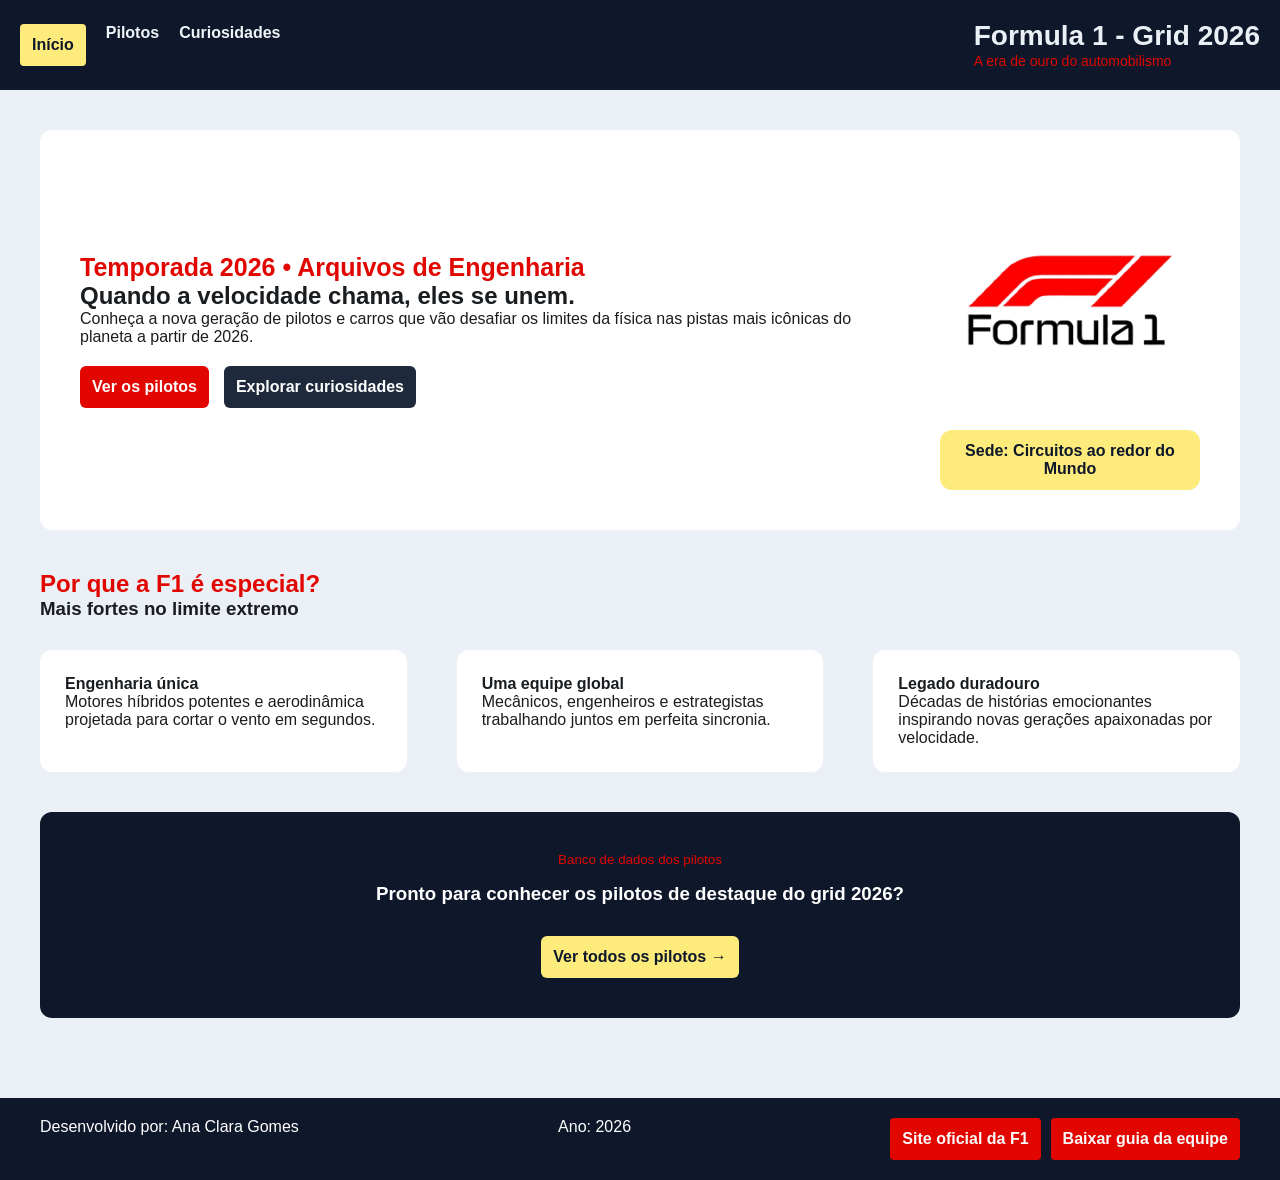
<file: index.html>
<!DOCTYPE html>
<html lang="pt-BR">
  <head>
    <meta charset="UTF-8" />
    <title>Formula 1 - Grid 2026 | Início</title>
    <link rel="stylesheet" href="css/style.css" />
  </head>
  <body>
    <header id="cabecalho-principal">
        <article class="menu-links">
            <a href="index.html" class="active">Início</a>
            <a href="pages/pilotos.html">Pilotos</a>
            <a href="pages/curiosidades.html">Curiosidades</a>
        </article>
        <article class="titulo-direita">
            <h1>Formula 1 - Grid 2026</h1>
            <small>A era de ouro do automobilismo</small>
        </article>
    </header>

    <main>
        <section id="apresentacao">
            <article>
                <span class="subtitulo-topo">Temporada 2026 • Arquivos de Engenharia</span>
                <h2>Quando a velocidade chama, eles se unem.</h2>
                <p>Conheça a nova geração de pilotos e carros que vão desafiar os limites da física nas pistas mais icônicas do planeta a partir de 2026.</p>
                <article class="botoes-interativos">
                    <a href="pages/pilotos.html" class="btn-principal">Ver os pilotos</a>
                    <a href="pages/curiosidades.html" class="btn-secundario">Explorar curiosidades</a>
                </article>
            </article>
            <article class="container-imagem-logo">
                <img src="assets/files/img/logo.png" alt="Carro de corrida moderno da Formula 1">
                <article class="tarjeta-amarela">Sede: Circuitos ao redor do Mundo</article>
            </article>
        </section>
        <section id="detalhes-especiais">
            <article class="titulo-meio">
                <h2>Por que a F1 é especial?</h2>
                <h3>Mais fortes no limite extremo</h3>
            </article>

            <article class="grid-tres-cards">
                <article class="card-branco">
                    <h4>Engenharia única</h4>
                    <p>Motores híbridos potentes e aerodinâmica projetada para cortar o vento em segundos.</p>
                </article>
                <article class="card-branco">
                    <h4> Uma equipe global</h4>
                    <p>Mecânicos, engenheiros e estrategistas trabalhando juntos em perfeita sincronia.</p>
                </article>
                <article class="card-branco">
                    <h4>Legado duradouro</h4>
                    <p>Décadas de histórias emocionantes inspirando novas gerações apaixonadas por velocidade.</p>
                </article>
            </article>
        </section>
        <section id="banner-chamada">
            <small>Banco de dados dos pilotos</small>
            <h3>Pronto para conhecer os pilotos de destaque do grid 2026?</h3>
            <a href="pages/pilotos.html" class="btn-aviso">Ver todos os pilotos →</a>
        </section>
    </main>

    <footer>
        <p>Desenvolvido por: Ana Clara Gomes</p>
        <p>Ano: 2026</p>

        <section id="botoes-footer">
            <a href="https://www.formula1.com/en/page/what-is-f1" target="_blank" rel="noreferrer">Site oficial da F1 </a>
            <a href="assets/arquivo/curiosidades.pdf" download>Baixar guia da equipe</a>
        </section>
    </footer>
</body>
</html>
</file>
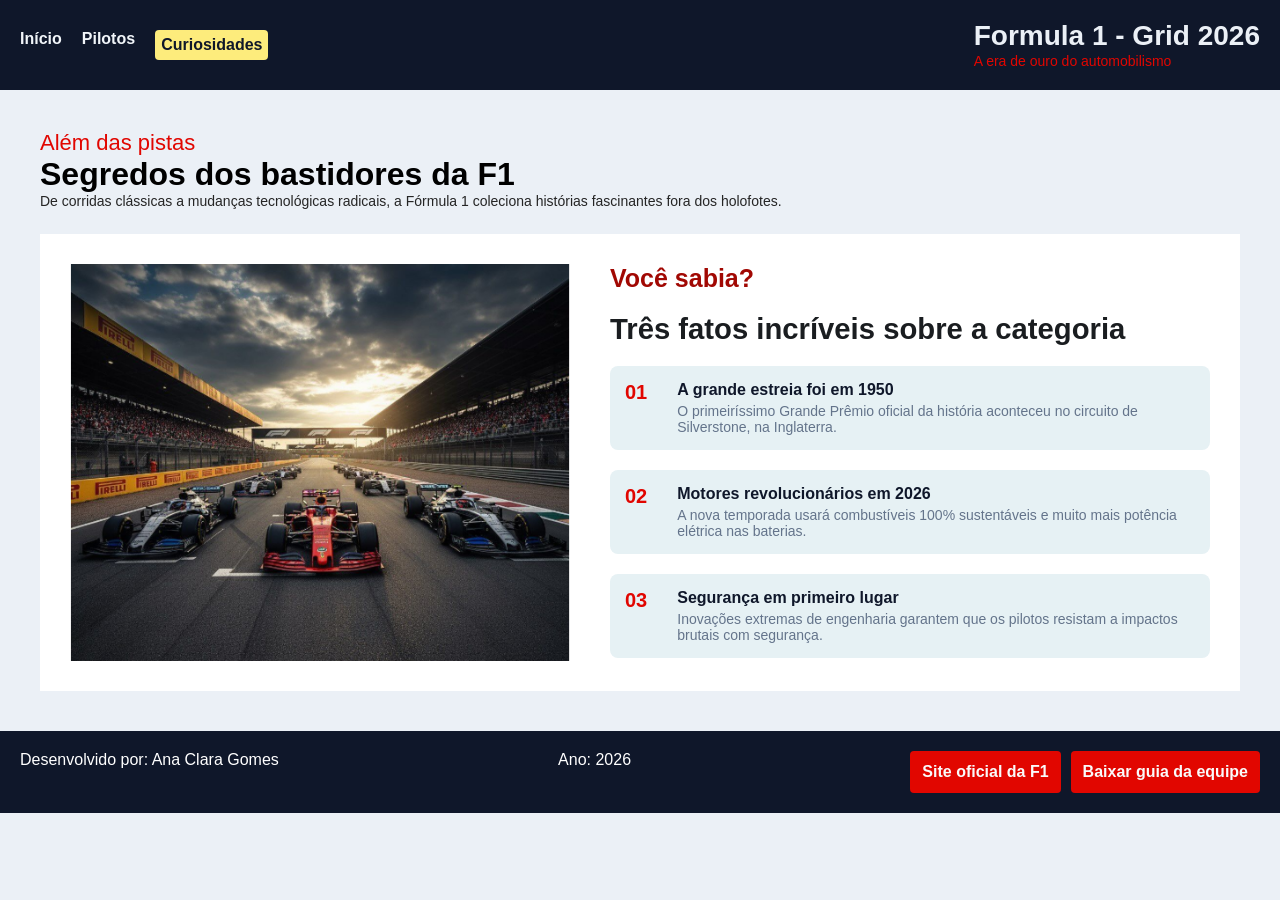
<file: pages/curiosidades.html>
<!DOCTYPE html>
<html lang="pt-BR">
  <head>
    <meta charset="UTF-8" />
    <title>Formula 1 - Grid 2026 | Curiosidades</title>
    <link rel="stylesheet" href="../css/curiosidades.css" />
  </head>
  <body>
    <header id="cabecalho-principal">
        <article class="menu-links">
            <a href="../index.html">Início</a>
            <a href="pilotos.html">Pilotos</a>
            <a href="curiosidades.html" class="active">Curiosidades</a>
        </article>
        <article class="titulo-direita">
            <h1>Formula 1 - Grid 2026</h1>
            <small>A era de ouro do automobilismo</small>
        </article>
    </header>

    <main>
        <section id="topo-curiosidades">
            <small>Além das pistas</small>
            <h2>Segredos dos bastidores da F1</h2>
            <p>De corridas clássicas a mudanças tecnológicas radicais, a Fórmula 1 coleciona histórias fascinantes fora dos holofotes.</p>
        </section>

        <section id="conteudo-fatos">
            <article class="lado-esquerdo-imagem">
                <img src="../assets/files/img/wallpaper.png" alt="Carro histórico da F1">
            </article>

            <article class="lado-direito-fatos">
                <small>Você sabia?</small>
                <h3>Três fatos incríveis sobre a categoria</h3>

                <article class="linha-fato">
                    <span class="numero-fato">01</span>
                    <article class="texto-fato">
                        <h5>A grande estreia foi em 1950</h5>
                        <p>O primeiríssimo Grande Prêmio oficial da história aconteceu no circuito de Silverstone, na Inglaterra.</p>
                    </article>
                </article>

                <article class="linha-fato">
                    <span class="numero-fato">02</span>
                    <article class="texto-fato">
                        <h5>Motores revolucionários em 2026</h5>
                        <p>A nova temporada usará combustíveis 100% sustentáveis e muito mais potência elétrica nas baterias.</p>
                    </article>
                </article>

                <article class="linha-fato">
                    <span class="numero-fato">03</span>
                    <article class="texto-fato">
                        <h5>Segurança em primeiro lugar</h5>
                        <p>Inovações extremas de engenharia garantem que os pilotos resistam a impactos brutais com segurança.</p>
                    </article>
                </article>
            </article>
        </section>
    </main>

    <footer>
        <p>Desenvolvido por: Ana Clara Gomes</p>
        <p>Ano: 2026</p>

        <section id="botoes-footer">
            <a href="https://www.formula1.com/en/page/what-is-f1" target="_blank" rel="noreferrer">Site oficial da F1 </a>
            <a href="../assets/arquivo/curiosidades.pdf" download>Baixar guia da equipe</a>
        </section>
    </footer>
</body>
</html>
</file>
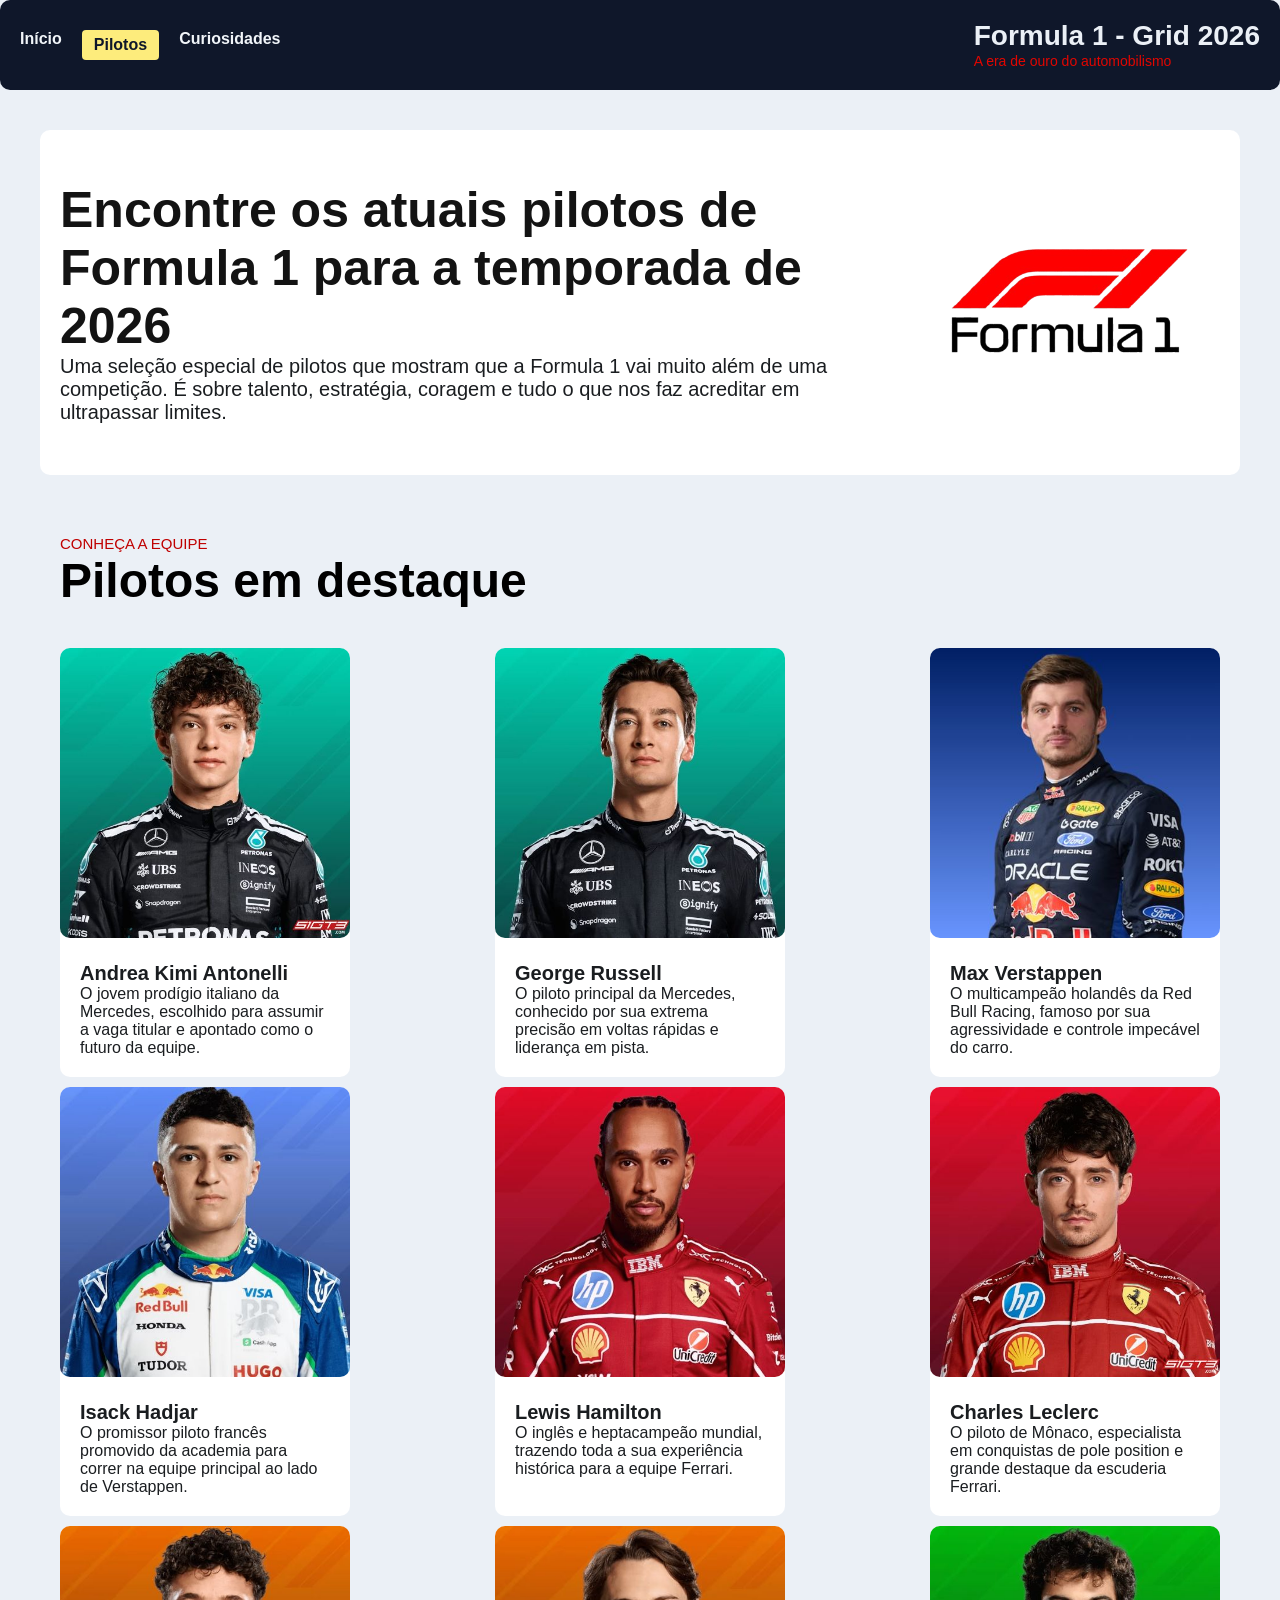
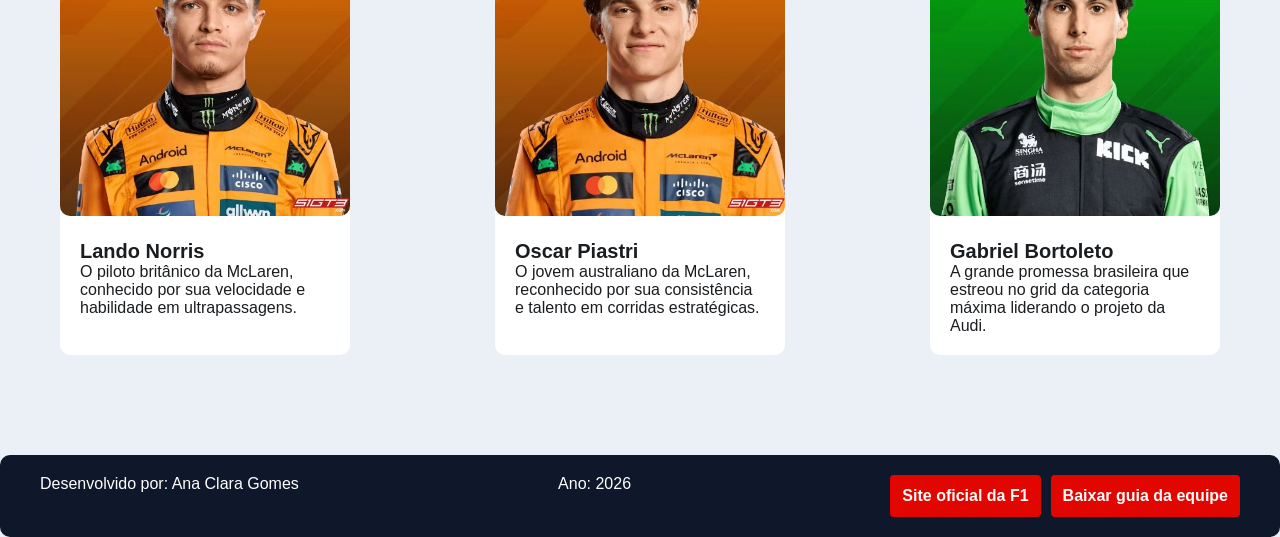
<file: pages/pilotos.html>
<!DOCTYPE html>
<html lang="pt-BR">
  <head>
    <meta charset="UTF-8" />
    <title>Formula 1 - Grid 2026 | Pilotos</title>
    <link rel="stylesheet" href="../css/pilotos.css" />
  </head>
  <body>
    <header id="cabecalho-principal">
        <article class="menu-links">
            <a href="../index.html">Início</a>
            <a href="pilotos.html" class="active">Pilotos</a>
            <a href="curiosidades.html">Curiosidades</a>
        </article>
        <article class="titulo-direita">
            <h1>Formula 1 - Grid 2026</h1>
            <small>A era de ouro do automobilismo</small>
        </article>
    </header>

     <main>
      <section id="destaque">
        <section id="destaque-txt">
          <small class="texto-pequeno"></small>
          <h1>Encontre os atuais pilotos de Formula 1 para a temporada de 2026</h1>
          <p>Uma seleção especial de pilotos que mostram que a Formula 1 vai muito além de uma competição. É sobre talento, estratégia, coragem e tudo o que nos faz acreditar em ultrapassar limites.</p>
        </section>
        <section id="destaque-img">
          <img src="../assets/files/img/logo.png" alt="Logo da Formula 1" />
        </section>
      </section>
      <section id="galeria">
        <section id="galeria-txt">
          <small class="texto-pequeno">Conheça a equipe</small>
          <h2>Pilotos em destaque</h2>
        </section>
        <section id="galeria-cards">
          <section class="card">
            <section>
              <img src="../assets/files/img/kimi.png" alt="Andrea Kimi Antonelli"/>
            </section>
            <section class="card-txt">
              <p>Andrea Kimi Antonelli</p>
              <span>O jovem prodígio italiano da Mercedes, escolhido para assumir a vaga titular e apontado como o futuro da equipe.</span>
            </section>
          </section>
          <section class="card">
            <section>
              <img src="../assets/files/img/george.png" alt="George Russell">
            </section>
            <section class="card-txt">
              <p>George Russell</p>
              <span>O piloto principal da Mercedes, conhecido por sua extrema precisão em voltas rápidas e liderança em pista.</span>
            </section>
          </section>
          <section class="card">
            <section>
              <img src="../assets/files/img/max.png" alt="Max Verstappen">
            </section>
            <section class="card-txt">
              <p>Max Verstappen</p>
              <span>O multicampeão holandês da Red Bull Racing, famoso por sua agressividade e controle impecável do carro.</span>
            </section>
          </section>
          <section class="card">
            <section>
              <img src="../assets/files/img/isack.png" alt="Isack Hadjar">
            </section>
            <section class="card-txt">
              <p>Isack Hadjar</p>
              <span>O promissor piloto francês promovido da academia para correr na equipe principal ao lado de Verstappen.</span>
            </section>
          </section>
          <section class="card">
            <section>
              <img src="../assets/files/img/lewis.png" alt="Lewis Hamilton">
            </section>
            <section class="card-txt">
              <p>Lewis Hamilton</p>
              <span>O inglês e heptacampeão mundial, trazendo toda a sua experiência histórica para a equipe Ferrari.</span>
            </section>
          </section>
          <section class="card">
            <section>
              <img src="../assets/files/img/leclerc.png" alt="Charles Leclerc">
            </section>
            <section class="card-txt">
              <p>Charles Leclerc</p>
              <span>O piloto de Mônaco, especialista em conquistas de pole position e grande destaque da escuderia Ferrari.</span>
            </section>
          </section>
            <section class="card">
                <section>
                <img src="../assets/files/img/lando.png" alt="Lando Norris">
                </section>
                <section class="card-txt">
                <p>Lando Norris</p>
                <span>O piloto britânico da McLaren, conhecido por sua velocidade e habilidade em ultrapassagens.</span>
            </section>
          </section>
          <section class="card">
            <section>
              <img src="../assets/files/img/oscar.png" alt="Oscar Piastri">
            </section>
            <section class="card-txt">
              <p>Oscar Piastri</p>
              <span>O jovem australiano da McLaren, reconhecido por sua consistência e talento em corridas estratégicas.</span>
            </section>
          </section>
          <section class="card">
            <section>
              <img src="../assets/files/img/gabriel.png" alt="Gabriel Bortoleto">
            </section>
            <section class="card-txt">
              <p>Gabriel Bortoleto</p>
              <span>A grande promessa brasileira que estreou no grid da categoria máxima liderando o projeto da Audi.</span>
            </section>



        </section>
      </section>
    </main>

    <footer>
        <p>Desenvolvido por: Ana Clara Gomes</p>
        <p>Ano: 2026</p>

        <section id="botoes-footer">
            <a href="https://www.formula1.com/en/page/what-is-f1" target="_blank" rel="noreferrer">Site oficial da F1 </a>
            <a href="../assets/arquivo/curiosidades.pdf" download>Baixar guia da equipe</a>
        </section>
    </footer>
</body>
</html>
</file>
<file: css/style.css>
*{
    box-sizing: border-box;
    margin: 0;
    padding: 0;
}

body {
    font-family: sans-serif;
    background-color: rgb(235, 240, 246);
    color: #1A1D20;
}

#cabecalho-principal {
    display: flex;
    justify-content: space-between;
    align-items: center;
    background-color: #0F172A;
    color: rgb(235, 240, 246);
    padding: 20px;
}

.menu-links {
    display: flex;
    gap: 20px;
}

.menu-links a {
    text-decoration: none;
}

#cabecalho-principal a {
    font-size: 16px;
    font-weight: bold;
    color: rgb(241, 245, 249);
}

#cabecalho-principal a.active {
    background-color: #fdec7c;
    color: #0F172A;
    padding:12px;
    border-radius: 4px;
}

.titulo-grid {
    display: flex;
    justify-content: flex;
}

#cabecalho-principal h1 {
    font-size: 28px;
    font-weight: bold;
}

#cabecalho-principal small {
    font-size: 14px;
    color: #e10600;
}

main {
    padding: 40px;
    gap: 40px;
}

#apresentacao {
    display: flex;
    justify-content: space-between;
    align-items: center;
    gap: 40px;
    background-color: rgb(255, 255, 255);
    padding: 40px;
    border-radius: 12px;
    margin-bottom: 40px;
}

.subtitulo-topo {
    color: #e10600;
    font-weight: bold;
    font-size: 25px;
    display: block;
}

.botoes-interativos {
    display: flex;
    gap: 15px;
    margin-top: 20px;
    text-decoration: none;
}

.btn-principal {
    background-color: #e10600;
    color: white;
    font-weight: bold;
    padding: 12px;
    border-radius: 6px;
    text-decoration: none;
}

.btn-secundario {
    background-color: #1e293b;
    color: white;
    font-weight: bold;
    padding: 12px;
    border-radius: 6px;
    text-decoration: none;
}

.container-imagem-logo {
    display: flex;
    flex-direction: column;
    align-items: center;
}

#apresentacao img {
    width: 100%;
    border-radius: 12px;
    display: block;
}

.tarjeta-amarela {
    background-color: #fdec7c;
    color: #0F172A;
    font-weight: bold;
    padding: 12px;
    width: 100%;
    text-align: center;
    border-radius:12px;
}

#detalhes-especiais h2 {
    display: flex;
    flex-direction: column;
    gap: 60px;
    color:#e10600
}

.grid-tres-cards {
    display: flex;
    justify-content: space-between;
    gap: 50px;
    margin-top: 30px;
}

.card-branco {
    background-color: white;
    padding: 25px;
    border-radius: 12px;
    flex: 1;
}

#banner-chamada {
    background-color: #0F172A;
    color: white;
    flex-direction: column;
    display: flex;
    align-items: center;
    justify-content: center;
    padding: 40px;
    gap: 16px;
    border-radius: 12px;
    margin-top: 40px;
}

#banner-chamada a {
    text-decoration: none;
}

#banner-chamada h3 {
    text-align: center;
}

#banner-chamada small {
    color:#e10600
}

.btn-aviso {
    background-color: #fdec7c;
    color: #0F172A;
    padding: 12px;
    border-radius: 6px;
    font-weight: bold;
    margin-top: 15px;
}

footer {
    background-color: #0F172A;
    color: white;
    padding: 20px 40px;
    display: flex;
    justify-content: space-between;
    margin-top: 40px;
}

#botoes-footer {
    display: flex;
    gap: 10px;
}

#botoes-footer a {
    text-decoration: none;
    background-color: #e10600;
    color: #fafafa;
    padding: 12px;
    border-radius: 4px;
    font-weight: bold;
}
</file>
<file: css/curiosidades.css>
* {
    box-sizing: border-box;
    margin: 0;
    padding: 0;
}

body {
    font-family: sans-serif;
    background-color: rgb(235, 240, 246);
    color: #1a1d20;
    gap: 40px;
}

#cabecalho-principal {
    display: flex;
    justify-content: space-between;
    align-items: center;
    background-color: #0f172a;
    color: rgb(235, 240, 246);
    padding: 20px;
    gap: 4px;
}

.menu-links {
    display: flex;
    gap: 20px;
}

.menu-links a {
    text-decoration: none;
}

#cabecalho-principal a {
    font-size: 16px;
    font-weight: bold;
    color: rgb(241, 245, 249);
    border-radius: 4px;
}

#cabecalho-principal a.active {
    background-color: #fdec7c;
    color: #0f172a;
    padding: 6px;
}

.titulo-grid {
    display: flex;
    justify-content: flex;
}

#cabecalho-principal h1 {
    font-size: 28px;
    font-weight: bold;
}

#cabecalho-principal small {
    font-size: 14px;
    color: #e10600;
}

main {
    padding: 40px;
    display: flex;
    flex-direction: column;
    gap: 25px;
}

#topo-curiosidades {
    font-size: 14px;
    color: #252525;
    gap: 5px;
}

#topo-curiosidades small {
    color: #e10600;
    display: flex;
    flex-direction: column;
    gap: 25px;
    font-size: 22px;
}

#topo-curiosidades h2 {
    font-size: 32px;
    color: rgb(0, 0, 0);
}

#conteudo-fatos {
    display: flex;
    gap: 40px;
    background-color: white;
    padding: 30px;
}

.lado-esquerdo-imagem {
    flex: 1;
    display: flex;
}

.lado-esquerdo-imagem img {
    width: 100%;
}

.lado-direito-fatos {
    flex: 1.2;
    display: flex;
    flex-direction: column;
    gap: 20px;
    font-size: 25px;
}

.lado-direito-fatos small {
    display: flex;
    flex-direction: column;
    gap: 10px;
    font-size: 25px;
    font-weight: bold;
    color: #a10803;
}

.linha-fato {
    display: flex;
    align-items: flex-start;
    gap: 30px;
    background-color: #e6f1f4;
    padding: 15px;
    border-radius: 8px;
}

.numero-fato {
    font-size: 20px;
    font-weight: bold;
    color: #e10600;
}

.texto-fato {
    display: flex;
    flex-direction: column;
    gap: 4px;
}

.texto-fato h5 {
    font-size: 16px;
    color: #0f172a;
}

.texto-fato p {
    font-size: 14px;
    color: #64748b;
}

footer {
    background-color: #0f172a;
    color: white;
    padding: 20px;
    display: flex;
    justify-content: space-between;
}

#botoes-footer {
    display: flex;
    gap: 10px;
}

#botoes-footer a {
    text-decoration: none;
    background-color: #e10600;
    color: #fafafa;
    padding: 12px;
    border-radius: 4px;
    font-weight: bold;
}
</file>
<file: css/pilotos.css>
* {
    box-sizing: border-box;
    margin: 0;
    padding: 0;
    border-radius: 10px;
}

body {
    font-family: sans-serif;
    background-color: rgb(235, 240, 246);
    color: #1A1D20;
}

#cabecalho-principal {
    display: flex;
    justify-content: space-between;
    align-items: center;
    background-color: #0F172A;
    color: rgb(235, 240, 246);
    padding: 20px;
}

.menu-links {
    display: flex;
    gap: 20px;
    text-decoration: none;
}

.menu-links a {
    text-decoration: none;
}

#cabecalho-principal a {
    font-size: 16px;
    font-weight: bold;
    color: rgb(241, 245, 249);
}

#cabecalho-principal a.active {
    background-color: #fdec7c;
    color: #0F172A;
    padding: 6px 12px;
    border-radius: 4px;
}

.titulo-grid {
    display: flex;
    justify-content: flex;
}

#cabecalho-principal h1 {
    font-size: 28px;
    font-weight: bold;
}

#cabecalho-principal small {
    font-size: 14px;
    color: #e10600;
}

main {
    padding: 40px;
    gap: 40px;
}

#header-esquerda p {
  color: rgb(192, 0, 0);
  font-weight: bold;
  font-size: 30px;
}

.texto-pequeno {
  color: rgb(192, 0, 0);
  text-transform: uppercase;
  font-size: 15px;
}

#header-direita{
  display: flex;
  gap: 20px;
}

#header-direita p{
 color: rgb(192, 0, 0);;
 font-weight: bold;
}

#destaque {
  background-color: rgb(255, 255, 255);
  padding: 20px;
  display: flex;
  align-items: center;
  gap: 40px;
  justify-content: space-between
}

#destaque-txt h1{
  color: rgb(19, 19, 19);
  font-size: 50px;
}

#destaque-txt p{
  font-size: 20px;
}

#destaque-img {
  width: 400px;
}

#galeria-txt {
  margin-top: 40px;
  padding: 20px;
  color:#e10600
}

#galeria-txt h2{
  color: black;
  font-size: 48px;
}

.card {
  background-color: white;
  width: 25%;
}

.card img{
  width: 100%;
}

.card p{
  font-weight: bold;
  font-size: 20px;
}

.card-txt {
  padding: 20px;
}

#galeria-cards{
  display: flex;
  padding: 20px;
  gap: 10px;
  justify-content: space-between;
  flex-wrap: wrap;
}

footer {
    background-color: #0F172A;
    color: white;
    padding: 20px 40px;
    display: flex;
    justify-content: space-between;
    margin-top: 40px;
}

#botoes-footer {
    display: flex;
    gap: 10px;
}

#botoes-footer a {
    text-decoration: none;
    background-color: #e10600;
    color: #fafafa;
    padding: 12px;
    border-radius: 4px;
    font-weight: bold;
}
</file>
